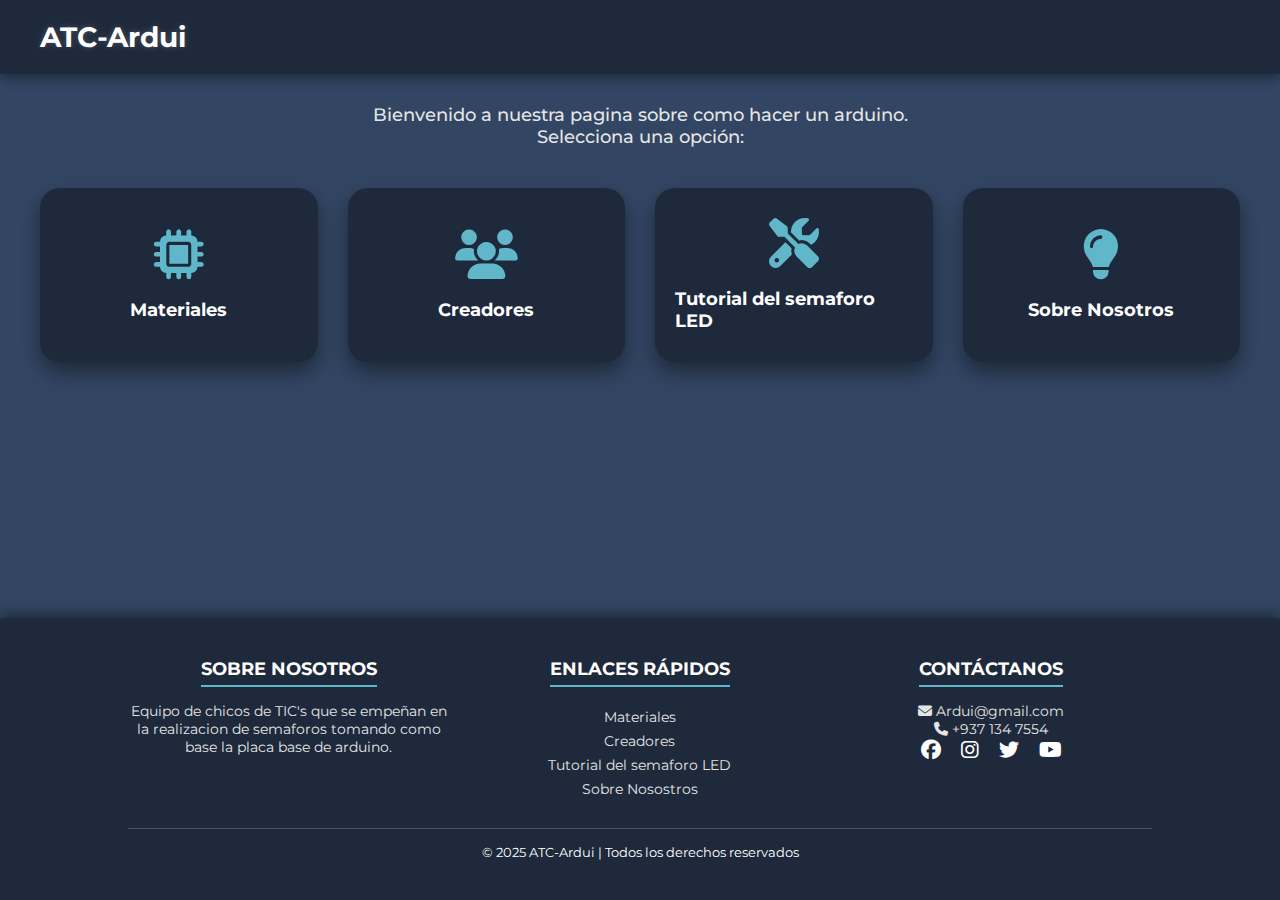
<file: index.html>
<!DOCTYPE html>
<html lang="es">
<head>
    <meta charset="UTF-8">
    <meta name="viewport" content="width=device-width, initial-scale=1.0">
    <title>Pantalla principal - ARDUISHOP</title>

    <link href="https://fonts.googleapis.com/css2?family=Montserrat:wght@500;700&display=swap" rel="stylesheet">
    <link rel="stylesheet" href="https://cdnjs.cloudflare.com/ajax/libs/font-awesome/6.4.0/css/all.min.css">
    <link rel="stylesheet" href="diseño_inicio.css">
</head>

<body>
    <header>
        <h1>ATC-Ardui</h1>
       
    </header>

    <div class="subtitulo">
        Bienvenido a nuestra pagina sobre como hacer un arduino.<br>
        Selecciona una opción:
    </div>

    <main>
        <!-- Sección 1: Materiales del arduino Dann -->
        <a href="2_pagina/3_pagina/4-Materiales/Materiales.html" class="card">
            <i class="fas fa-microchip"></i>
            Materiales
        </a>

        <!-- Sección 2: Creadores y colaboradores de la pagina Angel -->
        <a href="2_pagina/3_pagina/Creadores.html" class="card">
            <i class="fas fa-users"></i>
            Creadores
        </a>

        <!-- Sección 3: Construye tu propio semáforo -->
        <a href="2_pagina/3_pagina/4-Materiales/5_pagina/Tutorial.html" class="card">
            <i class="fas fa-tools"></i>
            Tutorial del semaforo LED
        </a>

        <!-- Sección 4: Sobre el Proyecto -->
        <a href="2_pagina/quines somos.html" class="card">
            <i class="fas fa-lightbulb"></i>
            Sobre Nosotros
        </a>
    </main>

    <footer>
        <div class="footer-contenido">
            <div class="footer-col">
                <h3>Sobre Nosotros</h3>
                <p>Equipo de chicos de TIC's que se empeñan en la realizacion de semaforos tomando como base la placa base de arduino.</p>
            </div>

            <div class="footer-col">
                <h3>Enlaces rápidos</h3>
                <ul>
                    <li><a href="/2_pagina/3_pagina/4-Materiales/Materiales.html">Materiales</a></li>
                    <li><a href="/2_pagina/3_pagina/Creadores.html">Creadores</a></li>
                    <li><a href="/2_pagina/3_pagina/4-Materiales/5_pagina/Tutorial.html">Tutorial del semaforo LED</a></li>
                    <li><a href="/2_pagina/quines somos.html">Sobre Nosostros</a></li>
                </ul>
            </div>

            <div class="footer-col">
                <h3>Contáctanos</h3>
                <p><i class="fas fa-envelope"></i> Ardui@gmail.com</p>
                <p><i class="fas fa-phone"></i> +937 134 7554</p>
                <div class="redes">
                    <a href="#" title="Facebook"><i class="fab fa-facebook"></i></a>
                    <a href="#" title="Instagram"><i class="fab fa-instagram"></i></a>
                    <a href="#" title="Twitter"><i class="fab fa-twitter"></i></a>
                    <a href="#" title="YouTube"><i class="fab fa-youtube"></i></a>
                </div>
            </div>
        </div>

        <div class="footer-copy">
            © 2025 ATC-Ardui | Todos los derechos reservados
        </div>
    </footer>
</body>
</html>
</file>
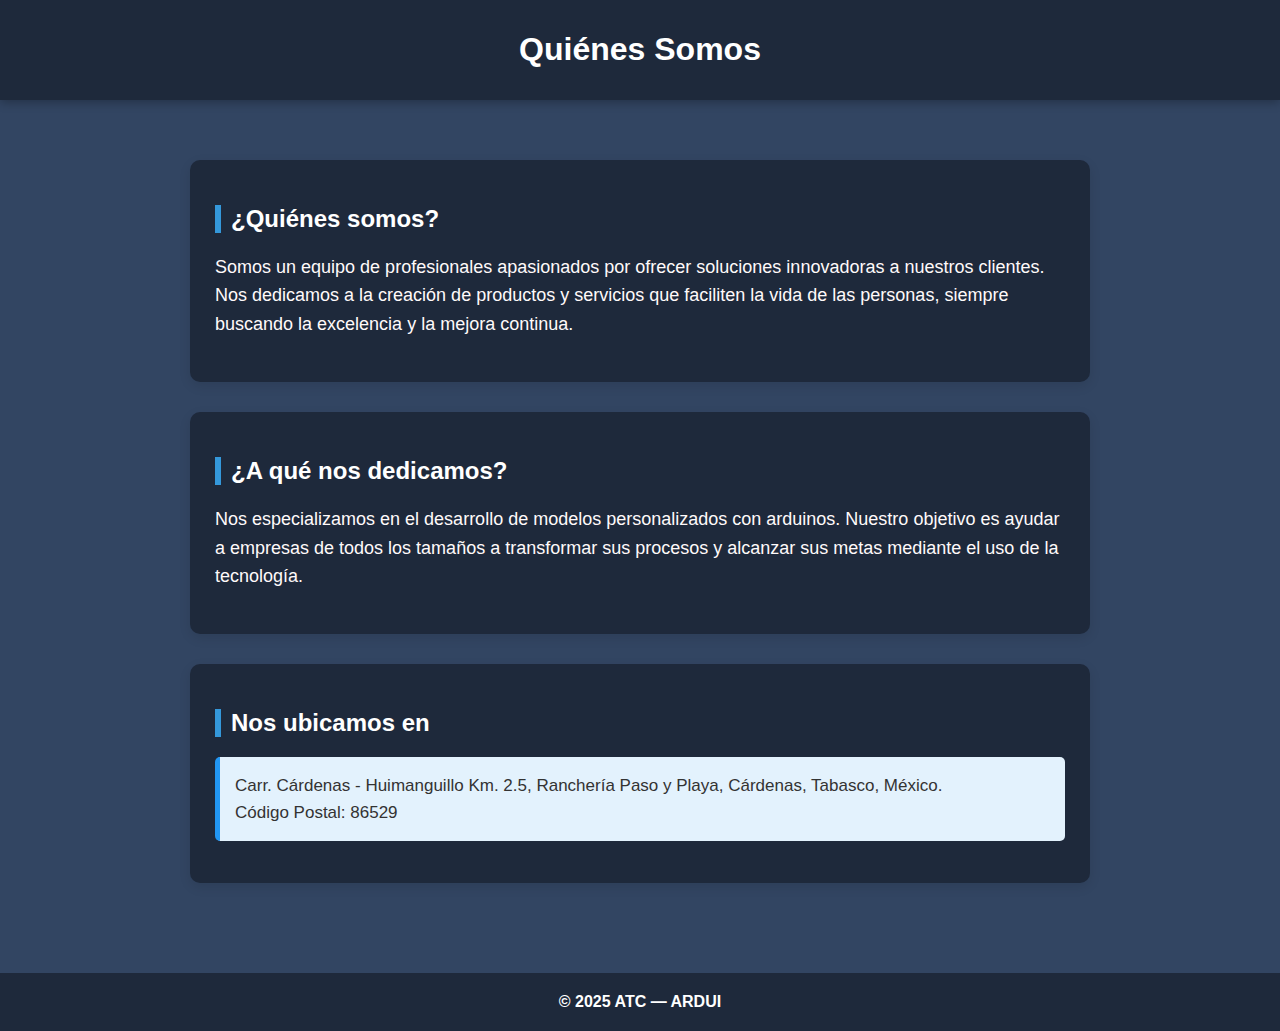
<file: 2_pagina/quines somos.html>
<html lang="es">
<head>
    <meta charset="UTF-8">
    <meta name="viewport" content="width=device-width, initial-scale=1.0">
    <title>Quiénes Somos</title>
    <link rel="stylesheet" href="diseño_nosostros.css">
</head>
<body>

<header>
    <h1>Quiénes Somos</h1>
</header>

<div class="container">
    <div class="section">
        <h2>¿Quiénes somos?</h2>
        <p>Somos un equipo de profesionales apasionados por ofrecer soluciones innovadoras a nuestros clientes. Nos dedicamos a la creación de productos y servicios que faciliten la vida de las personas, siempre buscando la excelencia y la mejora continua.</p>
    </div>

    <div class="section">
        <h2>¿A qué nos dedicamos?</h2>
        <p>Nos especializamos en el desarrollo de modelos personalizados con arduinos. Nuestro objetivo es ayudar a empresas de todos los tamaños a transformar sus procesos y alcanzar sus metas mediante el uso de la tecnología.</p>
    </div>

    <div class="section">
        <h2>Nos ubicamos en</h2>
        <p class="address">
            Carr. Cárdenas - Huimanguillo Km. 2.5, Ranchería Paso y Playa, Cárdenas, Tabasco, México. <br>
            Código Postal: 86529
        </p>
    </div>
</div>

<footer>
    © 2025 ATC — ARDUI
</footer>

</body>
</html>
</file>
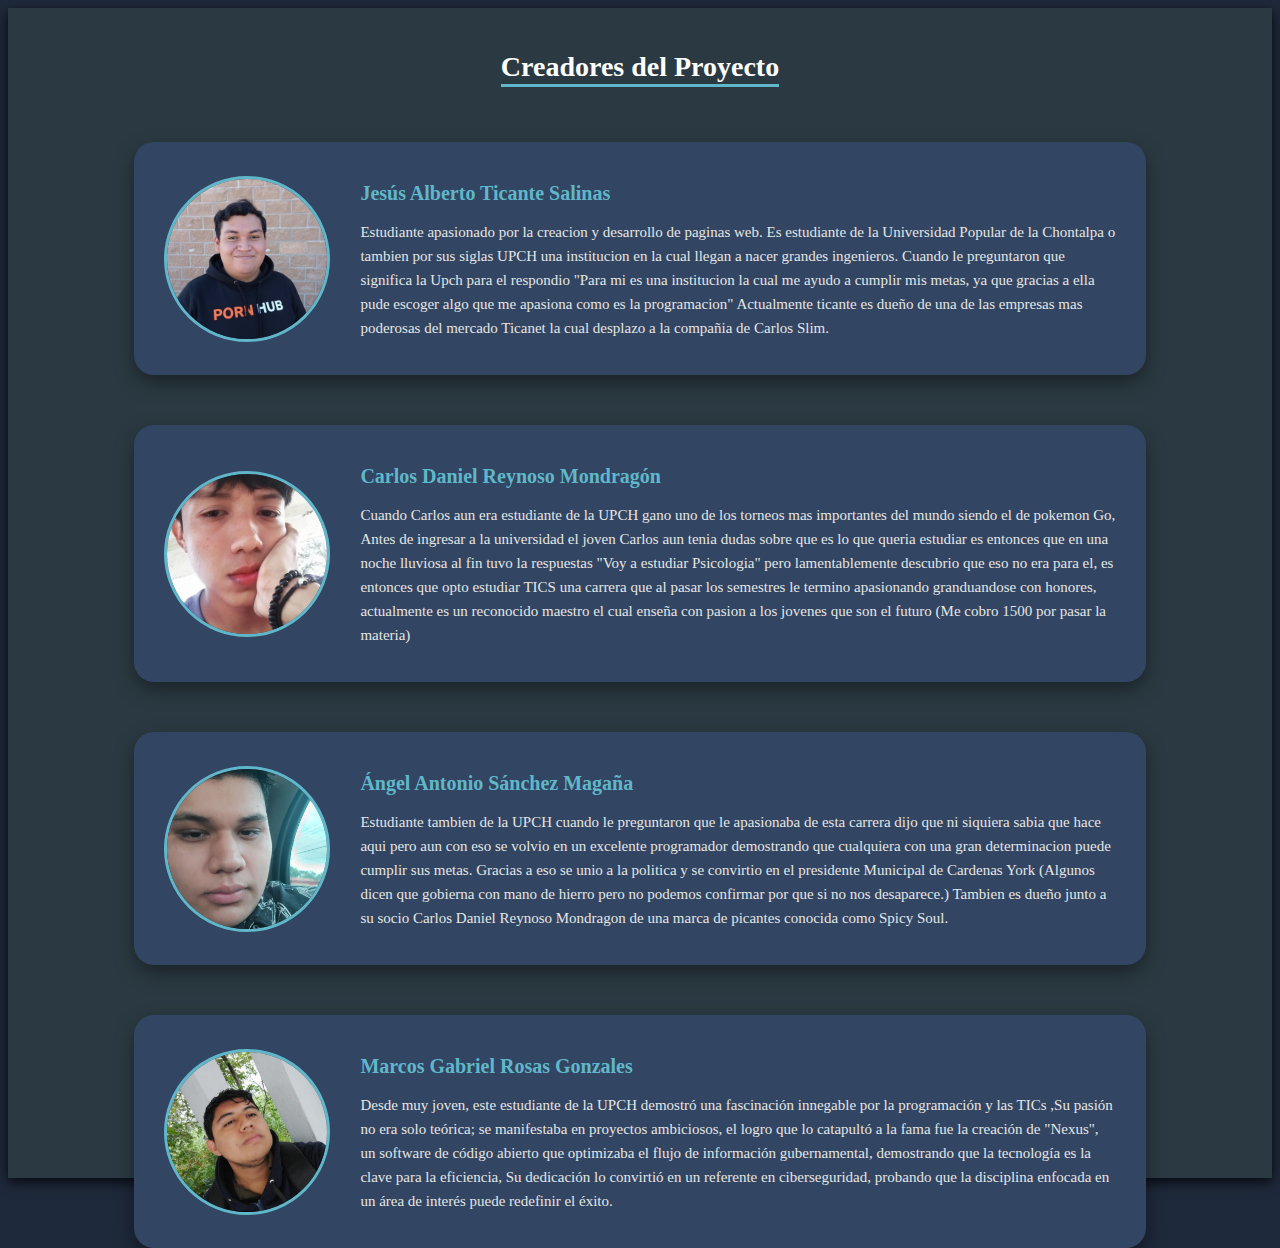
<file: 2_pagina/3_pagina/Creadores.html>
<!DOCTYPE html>
<html lang="en">
<head>
    <meta charset="UTF-8">
    <meta name="viewport" content="width=device-width, initial-scale=1.0">
    <link rel="stylesheet" href="Creadores_Diseño.css">
    <section class="creadores">
  <h2>Creadores del Proyecto</h2>

  <div class="creador">
    <img src="ticante ceo del sexo.jpg" alt="Jesús Alberto Ticante Salinas">
    <div class="info">
      <h3>Jesús Alberto Ticante Salinas</h3>
      <p>Estudiante apasionado por la creacion y desarrollo de paginas web. Es estudiante de la Universidad Popular de la Chontalpa o tambien por sus siglas UPCH una institucion en la cual llegan a nacer grandes ingenieros. Cuando le preguntaron que significa la Upch para el respondio "Para mi es una institucion la cual me ayudo a cumplir mis metas, ya que gracias a ella pude escoger algo que me apasiona como es la programacion" Actualmente ticante es dueño de una de las empresas mas poderosas del mercado Ticanet la cual desplazo a la compañia de Carlos Slim.</p>
    </div>
  </div>

  <div class="creador">
    <img src="Reynoso.jpg" alt="Carlos Daniel Reynoso Mondragón">
    <div class="info">
      <h3>Carlos Daniel Reynoso Mondragón</h3>
      <p>Cuando Carlos aun era estudiante de la UPCH gano uno de los torneos mas importantes del mundo siendo el de pokemon Go, Antes de ingresar a la universidad el joven Carlos aun tenia dudas sobre que es lo que queria estudiar es entonces que en una noche lluviosa al fin tuvo la respuestas "Voy a estudiar Psicologia" pero lamentablemente descubrio que eso no era para el, es entonces que opto estudiar TICS una carrera que al pasar los semestres le termino apasionando granduandose con honores, actualmente es un reconocido maestro el cual enseña con pasion a los jovenes que son el futuro (Me cobro 1500 por pasar la materia)  </p>
    </div>
  </div>

  <div class="creador">
    <img src="Angel.jpg" alt="Ángel Antonio Sánchez Magaña">
    <div class="info">
      <h3>Ángel Antonio Sánchez Magaña</h3>
      <p>Estudiante tambien de la UPCH cuando le preguntaron que le apasionaba de esta carrera dijo que ni siquiera sabia que hace aqui pero aun con eso se volvio en un excelente programador demostrando que cualquiera con una gran determinacion puede cumplir sus metas. Gracias a eso se unio a la politica y se convirtio en el presidente Municipal de Cardenas York (Algunos dicen que gobierna con mano de hierro pero no podemos confirmar por que si no nos desaparece.) Tambien es dueño junto a su socio Carlos Daniel Reynoso Mondragon de una marca de picantes conocida como Spicy Soul.</p>
    </div>
  </div>

  <div class="creador">
    <img src="Marcos.jpeg" alt="Ángel Antonio Sánchez Magaña">
    <div class="info">
      <h3>Marcos Gabriel Rosas Gonzales </h3>
      <p>Desde muy joven, este estudiante de la UPCH demostró una fascinación innegable por la programación y las TICs
        ,Su pasión no era solo teórica; se manifestaba en proyectos ambiciosos, el logro que lo catapultó a la fama fue
         la creación de "Nexus", un software de código abierto que optimizaba el flujo de información gubernamental, 
         demostrando que la tecnología es la clave para la eficiencia, Su dedicación lo convirtió en un referente en 
         ciberseguridad, probando que la disciplina enfocada en un área de interés puede redefinir el éxito.</p>
    </div>
  </div>

</section>
</file>
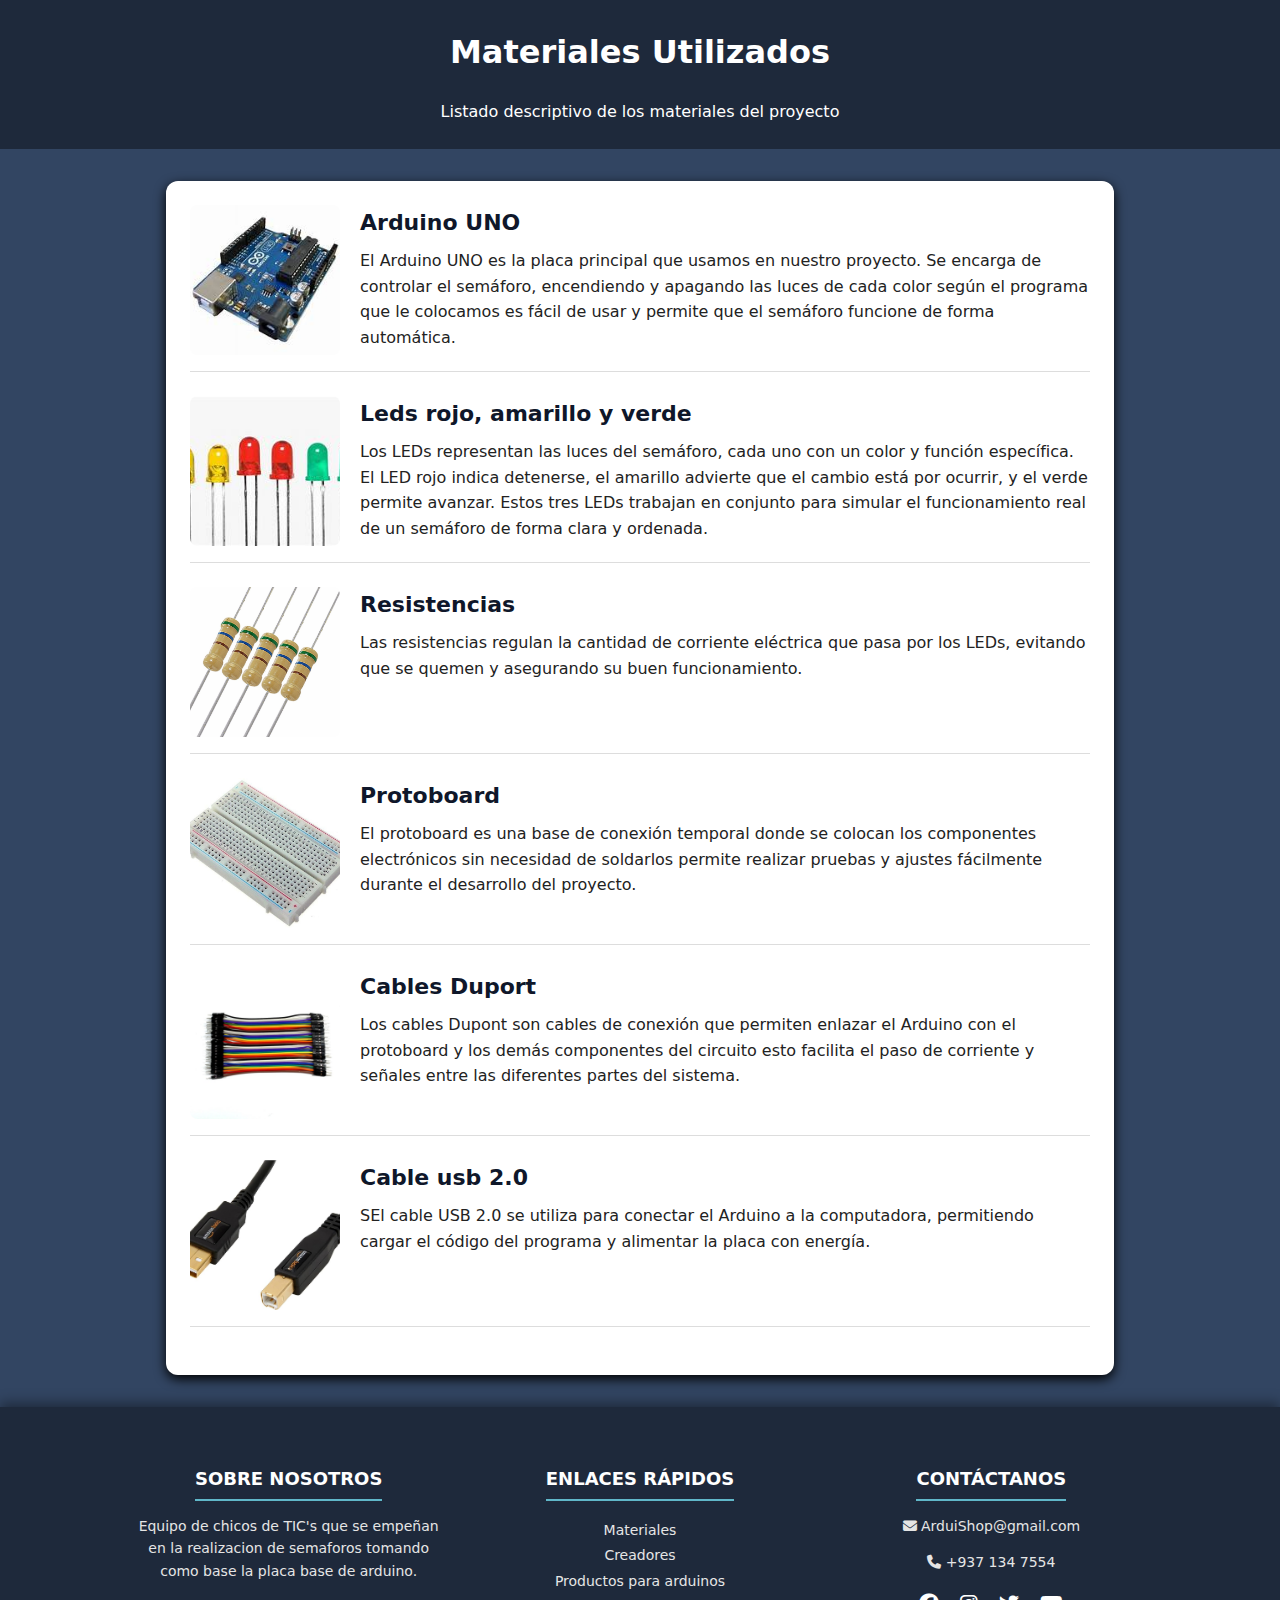
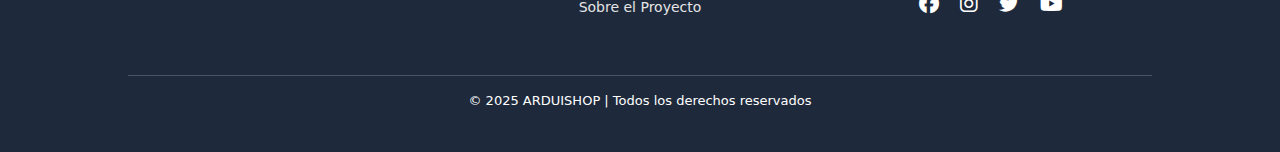
<file: 2_pagina/3_pagina/4-Materiales/Materiales.html>
<!doctype html>
<html lang="es">
<head>
  <meta charset="utf-8" />
  <meta name="viewport" content="width=device-width, initial-scale=1" />
  <title>Materiales del Proyecto</title>
<link rel="stylesheet" href="materiales.css">
<link href="https://fonts.googleapis.com/css2?family=Montserrat:wght@500;700&display=swap" rel="stylesheet">
    <link rel="stylesheet" href="https://cdnjs.cloudflare.com/ajax/libs/font-awesome/6.4.0/css/all.min.css">
</head>
<body>
  <header>
    <h1>Materiales Utilizados</h1>
    <p>Listado descriptivo de los materiales del proyecto</p>
  </header>

  <div class="container">

    <div class="material">
      <img src="arduino.jpg" alt="Imagen del material" class="img-material">
      <div class="texto">
        <h2>Arduino UNO</h2>
        <p>El Arduino UNO es la placa principal que usamos en nuestro proyecto.
          Se encarga de controlar el semáforo, encendiendo y apagando las luces de cada color según el programa que
          le colocamos es fácil de usar y permite que el semáforo funcione de forma automática.</p>
      </div>
    </div>

    <div class="material">
      <img src="leds.jpg" alt="Imagen del material" class="img-material">
      <div class="texto">
        <h2>Leds rojo, amarillo y verde</h2>
        <p>Los LEDs representan las luces del semáforo, cada uno con un color y función específica.
            El LED rojo indica detenerse, el amarillo advierte que el cambio está por ocurrir, y el verde permite avanzar.
            Estos tres LEDs trabajan en conjunto para simular el funcionamiento real de un semáforo de forma clara y ordenada.</p>
      </div>
    </div>

    <div class="material">
      <img src="resistencia.jpg" alt="Imagen del material" class="img-material">
      <div class="texto">
        <h2>Resistencias</h2>
        <p>Las resistencias regulan la cantidad de corriente eléctrica que pasa por
           los LEDs, evitando que se quemen y asegurando su buen funcionamiento.</p>
      </div>
    </div>

    <div class="material">
      <img src="proto.jpg" alt="Imagen del material" class="img-material">
      <div class="texto">
        <h2>Protoboard</h2>
        <p>El protoboard es una base de conexión temporal donde se colocan los componentes electrónicos sin necesidad 
          de soldarlos permite realizar pruebas y ajustes fácilmente durante el desarrollo del proyecto.</p>
      </div>
    </div>

    <div class="material">
      <img src="cables proto.jpg" alt="Imagen del material" class="img-material">
      <div class="texto">
        <h2>Cables Duport</h2>
        <p>Los cables Dupont son cables de conexión que permiten enlazar el Arduino con el protoboard y los demás
          componentes del circuito esto facilita el paso de corriente y señales entre las diferentes partes del sistema.</p>
      </div>
    </div>

   <div class="material">
      <img src="cable usb nose.jpg" alt="Imagen del material" class="img-material">
      <div class="texto">
        <h2>Cable usb 2.0</h2>
        <p>SEl cable USB 2.0 se utiliza para conectar el Arduino a la computadora, permitiendo cargar el código del 
          programa y alimentar la placa con energía.</p>
      </div>
    </div>

  </div>



<footer>
        <div class="footer-contenido">
            <div class="footer-col">
                <h3>Sobre Nosotros</h3>
                <p>Equipo de chicos de TIC's que se empeñan en la realizacion de semaforos tomando como base la placa base de arduino.</p>
            </div>

            <div class="footer-col">
                <h3>Enlaces rápidos</h3>
                <ul>
                    <li><a href="/2_pagina/3_pagina/4-Materiales/Materiales.html">Materiales</a></li>
                    <li><a href="/2_pagina/3_pagina/Creadores.html">Creadores</a></li>
                    <li><a href="tutorial.html">Productos para arduinos</a></li>
                    <li><a href="sobre_proyecto.html">Sobre el Proyecto</a></li>
                </ul>
            </div>

            <div class="footer-col">
                <h3>Contáctanos</h3>
                <p><i class="fas fa-envelope"></i> ArduiShop@gmail.com</p>
                <p><i class="fas fa-phone"></i> +937 134 7554</p>
                <div class="redes">
                    <a href="#" title="Facebook"><i class="fab fa-facebook"></i></a>
                    <a href="#" title="Instagram"><i class="fab fa-instagram"></i></a>
                    <a href="#" title="Twitter"><i class="fab fa-twitter"></i></a>
                    <a href="#" title="YouTube"><i class="fab fa-youtube"></i></a>
                </div>
            </div>
        </div>

        <div class="footer-copy">
            © 2025 ARDUISHOP | Todos los derechos reservados
        </div>
    </footer>

















</body>
</html>
</file>
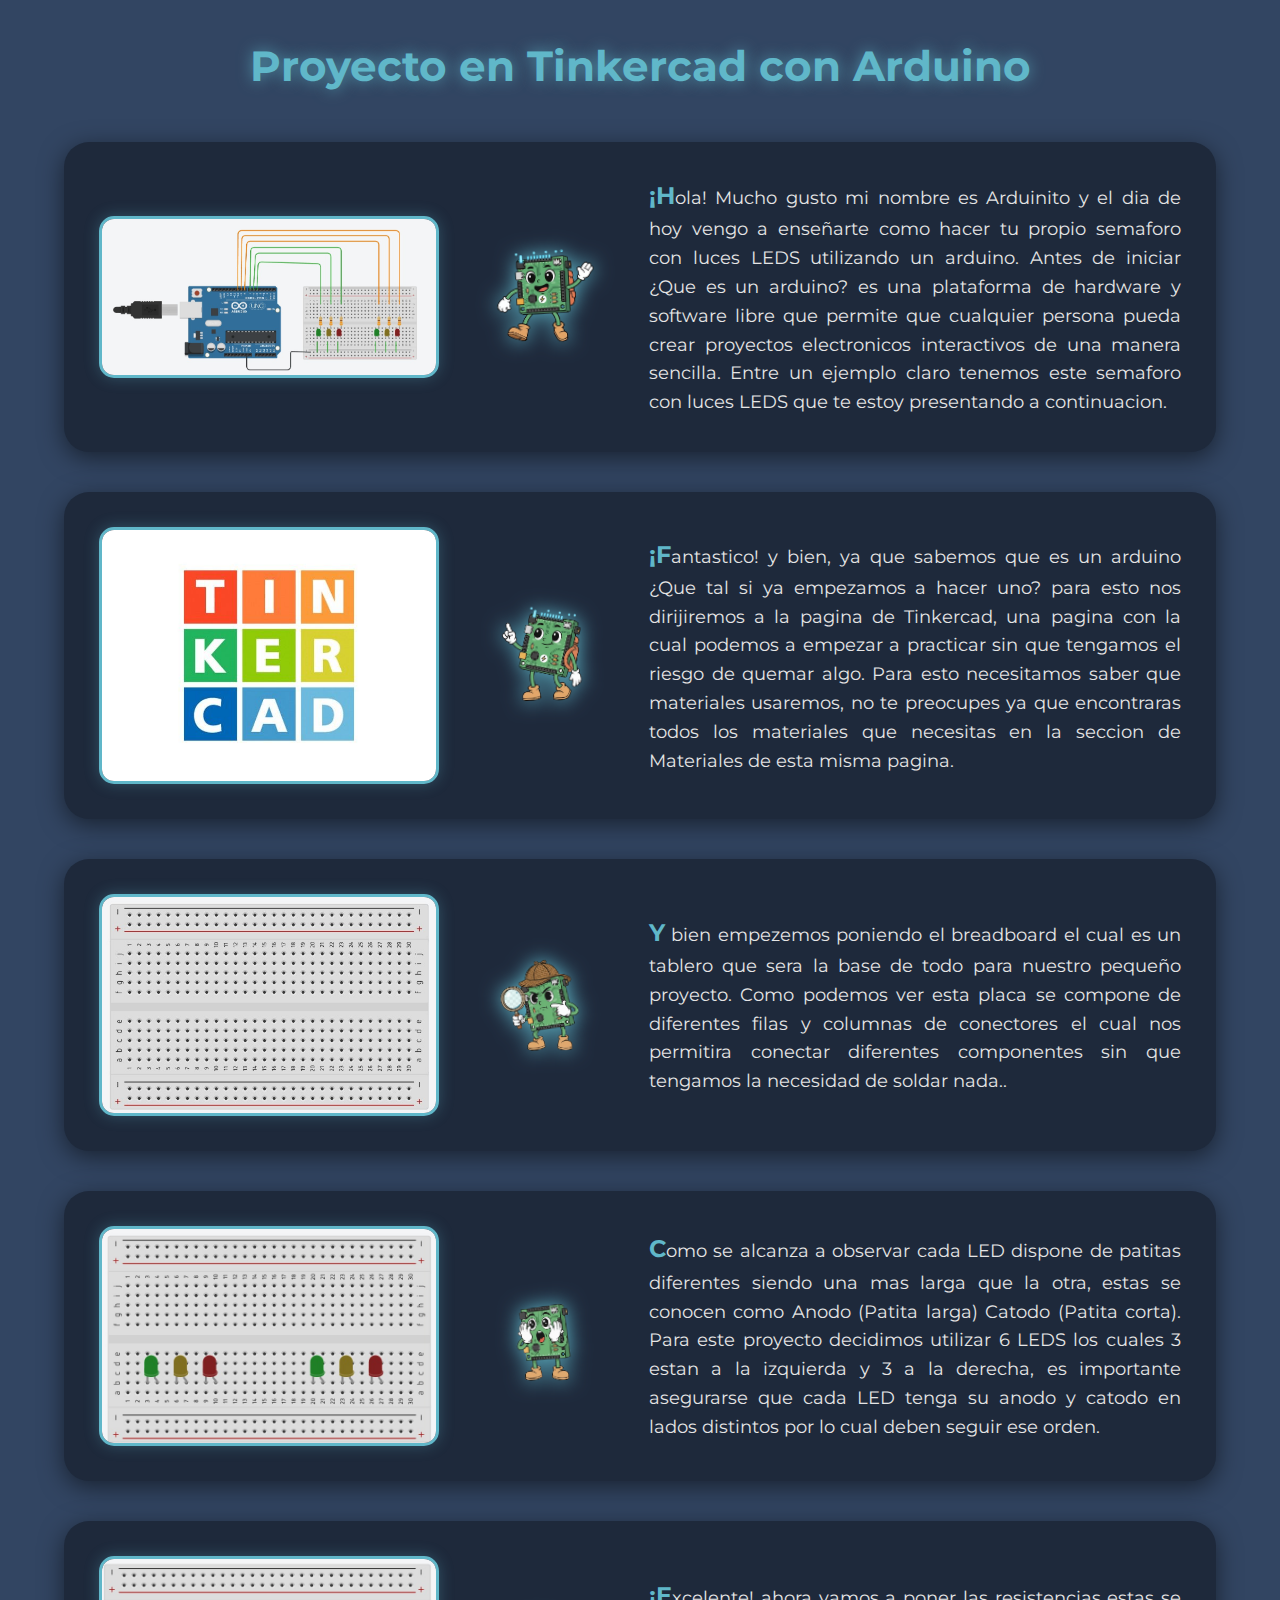
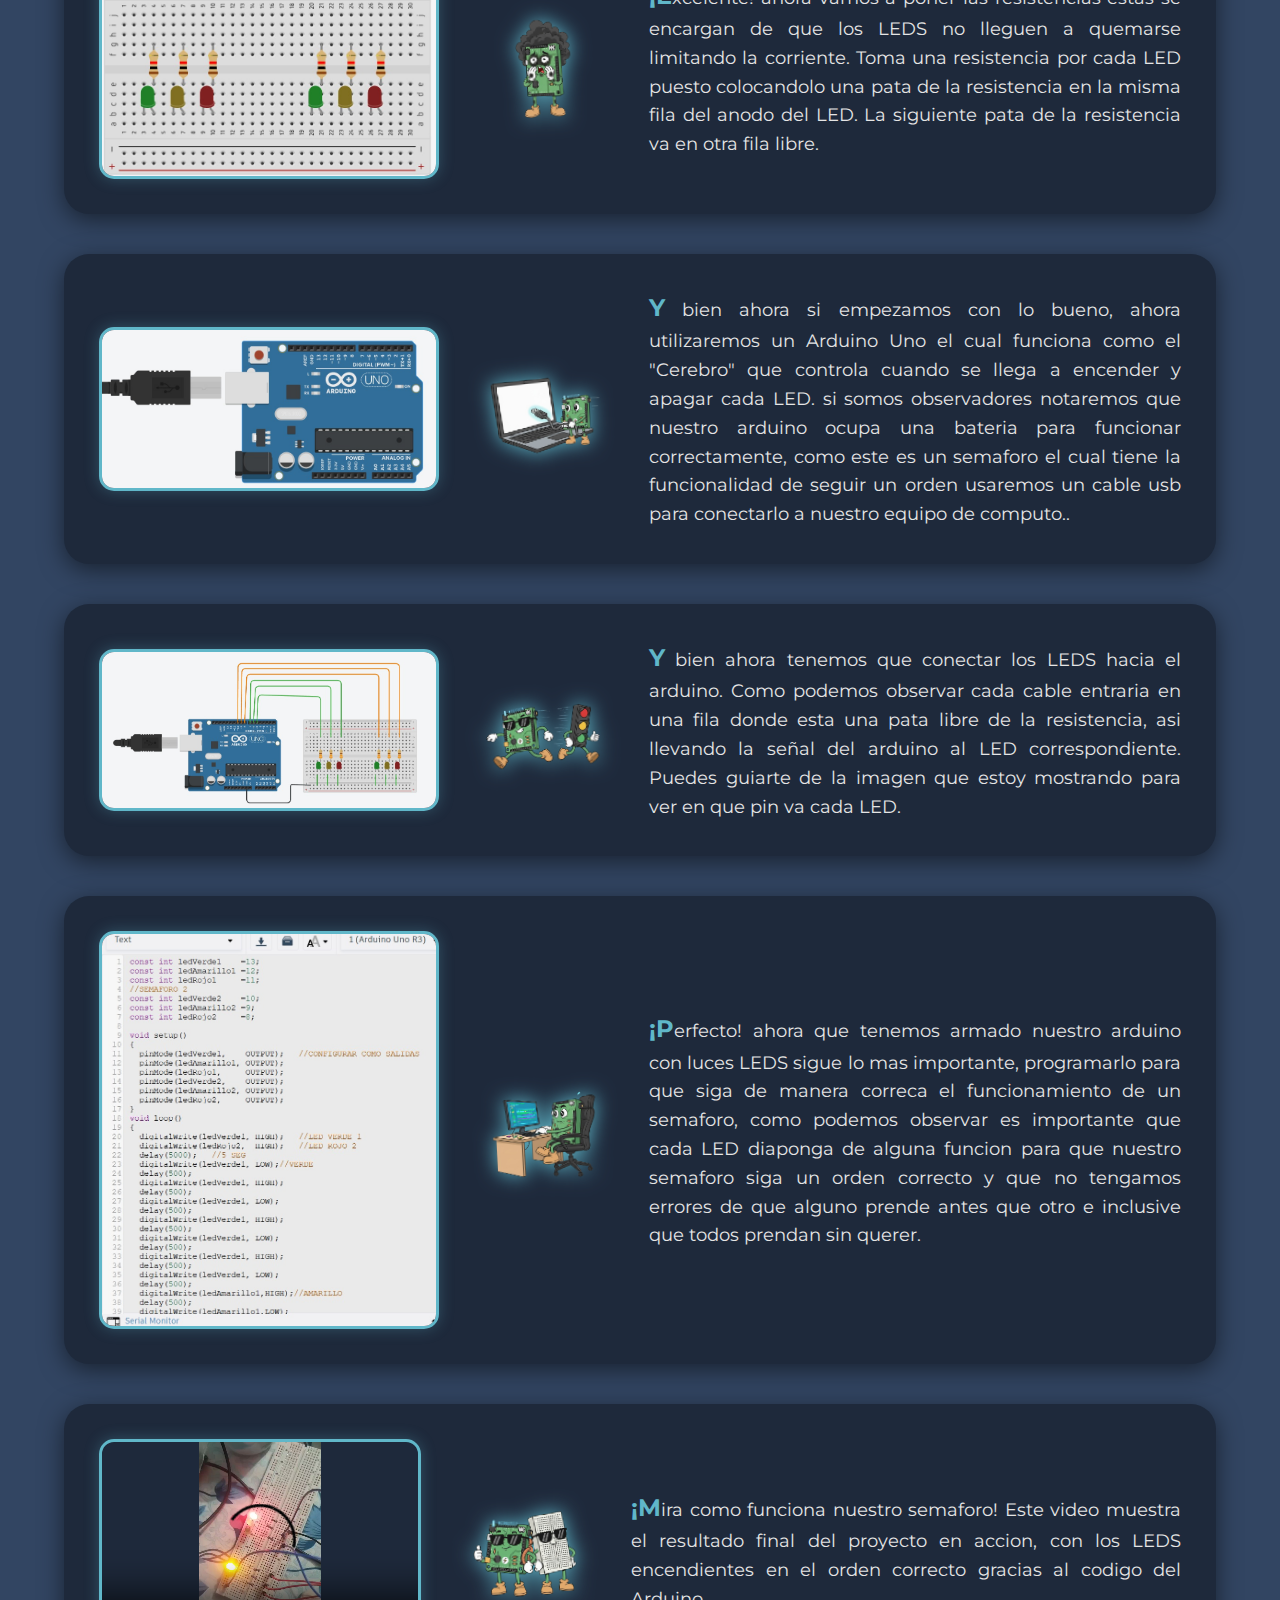
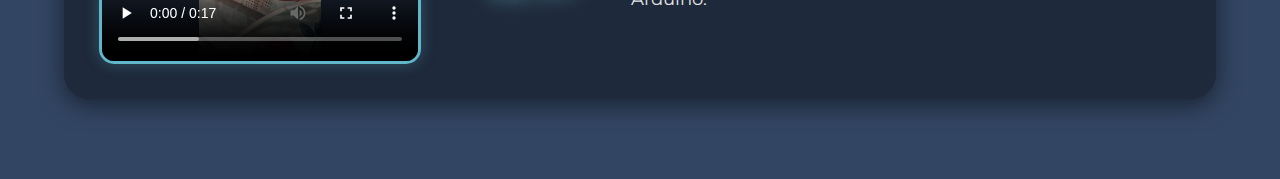
<file: 2_pagina/3_pagina/4-Materiales/5_pagina/Tutorial.html>
<!DOCTYPE html>
<html lang="es">
<head>
    <meta charset="UTF-8">
    <meta name="viewport" content="width=device-width, initial-scale=1.0">
    <title>Proyecto Arduino - ARDUISHOP</title>

    <link href="https://fonts.googleapis.com/css2?family=Montserrat:wght@500;700&display=swap" rel="stylesheet">
    <link rel="stylesheet" href="https://cdnjs.cloudflare.com/ajax/libs/font-awesome/6.4.0/css/all.min.css">
    <link rel="stylesheet" href="turorial.css">
       
</head>

<body>
    <h1>Proyecto en Tinkercad con Arduino</h1>

    <div class="bloque">
        <img src="captura 1.jpg" alt="Captura 1" class="captura">
        <img src="arduinito-removebg-preview.png" alt="Arduinito" class="arduinito">
        <div class="texto">
            <p>¡Hola! Mucho gusto mi nombre es Arduinito y el dia de hoy vengo a enseñarte como hacer tu propio semaforo con luces LEDS utilizando un arduino. Antes de iniciar ¿Que es un arduino? es una plataforma de hardware y software libre que permite que cualquier persona pueda crear proyectos electronicos interactivos de una manera sencilla. Entre un ejemplo claro tenemos este semaforo con luces LEDS que te estoy presentando a continuacion.</p>
        </div>
    </div>

    <div class="bloque">
        <img src="Tinkercad Upload by tinkercadsupport on Thingiverse - Thingiverse.jpeg" alt="Captura 2" class="captura">
        <img src="arduinito 2.png" alt="Arduinito" class="arduinito">
        <div class="texto">
            <p>¡Fantastico! y bien, ya que sabemos que es un arduino ¿Que tal si ya empezamos a hacer uno? para esto nos dirijiremos a la pagina de Tinkercad, una pagina con la cual podemos a empezar a practicar sin que tengamos el riesgo de quemar algo. Para esto necesitamos saber que materiales usaremos, no te preocupes ya que encontraras todos los materiales que necesitas en la seccion de Materiales de esta misma pagina.</p>
        </div>
    </div>

    <div class="bloque">
        <img src="captura 3.jpg" alt="Captura 3" class="captura">
        <img src="investigadordeishon.png" alt="Arduinito" class="arduinito">
        <div class="texto">
            <p>Y bien empezemos poniendo el breadboard el cual es un tablero que sera la base de todo para nuestro pequeño proyecto. Como podemos ver esta placa se compone de diferentes filas y columnas de conectores el cual nos permitira conectar diferentes componentes sin que tengamos la necesidad de soldar nada..</p>
        </div>
    </div>

    <div class="bloque">
        <img src="captura 4.jpg" alt="Captura 4" class="captura">
        <img src="asombrado.png" alt="Arduinito" class="arduinito">
        <div class="texto">
            <p>Como se alcanza a observar cada LED dispone de patitas diferentes siendo una mas larga que la otra, estas se conocen como Anodo (Patita larga) Catodo (Patita corta). Para este proyecto decidimos utilizar 6 LEDS los cuales 3 estan a la izquierda y 3 a la derecha, es importante asegurarse que cada LED tenga su anodo y catodo en lados distintos por lo cual deben seguir ese orden. </p>
        </div>
    </div>

    <div class="bloque">
        <img src="captura 5.jpg" alt="captura 5" class="captura">
        <img src="explosivo.png" alt="Arduinito" class="arduinito">
        <div class="texto">
            <p>¡Excelente! ahora vamos a poner las resistencias estas se encargan de que los LEDS no lleguen a quemarse limitando la corriente. Toma una resistencia por cada LED puesto colocandolo una pata de la resistencia en la misma fila del anodo del LED. La siguiente pata de la resistencia va en otra fila libre.</p>
        </div>
    </div>

    <div class="bloque">
        <img src="captura 6.jpg" alt="Captura 6" class="captura">
        <img src="usb.png" alt="Arduinito" class="arduinito">
        <div class="texto">
            <p>Y bien ahora si empezamos con lo bueno, ahora utilizaremos un Arduino Uno el cual funciona como el "Cerebro" que controla cuando se llega a encender y apagar cada LED. si somos observadores notaremos que nuestro arduino ocupa una bateria para funcionar correctamente, como este es un semaforo el cual tiene la funcionalidad de seguir un orden usaremos un cable usb para conectarlo a nuestro equipo de computo..</p>
        </div>
    </div>

    <div class="bloque">
        <img src="captura 1.jpg" alt="Captura 7" class="captura">
        <img src="Imagen_de_WhatsApp_2025-11-12_a_las_23.45.52_8ada70f2-removebg-preview.png" alt="Arduinito" class="arduinito">
        <div class="texto">
            <p>Y bien ahora tenemos que conectar los LEDS hacia el arduino. Como podemos observar cada cable entraria en una fila donde esta una pata libre de la resistencia, asi llevando la señal del arduino al LED correspondiente. Puedes guiarte de la imagen que estoy mostrando para ver en que pin va cada LED.</p>
        </div>
    </div>

     <div class="bloque">
        <img src="code.jpg" alt="Captura 8" class="captura">
        <img src="ardui chambeador.png" alt="Arduinito" class="arduinito">
        <div class="texto">
        <p>¡Perfecto! ahora que tenemos armado nuestro arduino con luces LEDS sigue lo mas importante, programarlo para que siga de manera correca el funcionamiento de un semaforo, como podemos observar es importante que cada LED diaponga de alguna funcion para que nuestro semaforo siga un orden correcto y que no tengamos errores de que alguno prende antes que otro e inclusive que todos prendan sin querer.</p>
        </div>
     </div>

          <div class="bloque">
        <video width="400" height="225"
        controls class="captura">
        <source src="video.mp4" type="video/mp4"></video>
        <img src="ardui y su amigo.png" alt="Arduinito" class="arduinito">
        <div class="texto">
        <p>¡Mira como funciona nuestro semaforo! Este video muestra el resultado final del proyecto en accion, con los LEDS encendientes en el orden correcto gracias al codigo del Arduino.</p>
        </div>
     </div>
</body>
</html>
</file>
<file: diseño_inicio.css>
* {margin:0; padding:0; box-sizing:border-box;}

body {
    font-family:'Montserrat', sans-serif;
    overflow-x:hidden;
    background:#324562;
    color:white;
    min-height:100vh; 
    display:flex;
    flex-direction:column;
}

header {
    background:#1e293b;
    color:white;
    padding:20px 40px;
    display:flex;
    justify-content:space-between;
    align-items:center;
    box-shadow:0 4px 12px rgba(0,0,0,0.4);
    position:relative; 
    z-index:1;
}
header h1 {
    font-size:28px;
    text-shadow:0 0 6px rgba(255,255,255,0.2);
}
header a {
    background-color:#c75454;
    padding:10px 20px;
    border-radius:10px;
    text-decoration:none;
    color:white;
    font-weight:700;
    transition:0.3s;
}
header a:hover {background-color:#a63e3e;}


.subtitulo {
    text-align:center;
    color:#e5e5e5;
    margin:30px 0 40px;
    font-size:18px;
    font-weight:500;
}

main {
    display:grid;
    grid-template-columns: repeat(auto-fit, minmax(200px,1fr));
    gap:30px;
    padding:0 40px 100px;
}

.card {
    background:#1e293b;
    border-radius:20px;
    box-shadow:0 10px 20px rgba(0,0,0,0.4);
    display:flex;
    flex-direction:column;
    justify-content:center;
    align-items:center;
    padding:30px 20px;
    text-decoration:none;
    color:white;
    font-weight:700;
    font-size:18px;
    transition:0.4s;
    position:relative;
    overflow:hidden;
}
.card:hover {
    transform: translateY(-10px) scale(1.05);
    background: linear-gradient(135deg,#267583,#329db6,#1a757f);
    box-shadow:0 15px 30px rgba(0,0,0,0.6);
}
.card i {
    font-size:50px;
    margin-bottom:20px;
    color:#60b7c9;
    transition:0.4s;
}
.card:hover i {
    color:white;
}


footer {
    background:#1e293b;
    color:white;
    padding:40px 10%;
    box-shadow:0 -4px 12px rgba(0,0,0,0.4);
    margin-top: auto;
}
.footer-contenido {
    display:grid;
    grid-template-columns: repeat(auto-fit, minmax(250px,1fr));
    gap:30px;
    text-align:center;
}
.footer-col h3 {
    margin-bottom:15px;
    font-size:18px;
    text-transform:uppercase;
    border-bottom:2px solid #60b7c9;
    display:inline-block;
    padding-bottom:5px;
}
.footer-col p, 
.footer-col a {
    font-size:14px;
    color:#e5e5e5;
    text-decoration:none;
}
.footer-col a:hover {
    color:#60b7c9;
    text-shadow:0 0 10px #60b7c9;
}
.footer-col ul {list-style:none; padding:0;}
.footer-col li {margin:5px 0;}

.redes a {
    color:white;
    margin:0 8px;
    font-size:20px;
    transition:0.3s;
}
.redes a:hover {
    color:#60b7c9;
    text-shadow:0 0 10px #60b7c9;
}
.footer-copy {
    text-align:center;
    font-size:13px;
    margin-top:25px;
    border-top:1px solid rgba(255,255,255,0.2);
    padding-top:15px;
}
</file>
<file: 2_pagina/diseño_nosostros.css>
body {
            font-family: 'Segoe UI', Tahoma, Geneva, Verdana, sans-serif;
            background:#324562;
            margin: 0;
            padding: 0;
        }

        header {
            background:#1e293b;
            color: white;
            padding: 10px;
            text-align: center;
            box-shadow: 0 2px 10px rgba(0,0,0,0.3);
        }

        .container {
            max-width: 900px;
            margin: 40px auto;
            padding: 20px;
        }

        .section {
            background:#1e293b;
            padding: 25px;
            margin-bottom: 30px;
            border-radius: 10px;
            box-shadow: 0 4px 12px rgba(0,0,0,0.1);
            transition: transform 0.3s ease, box-shadow 0.3s ease;
        }

        .section:hover {
            transform: translateY(-5px);
            box-shadow: 0 8px 20px rgba(0,0,0,0.8);
        }

        h2 {
            color: #ffffff;
            border-left: 6px solid #3498db;
            padding-left: 10px;
        }

        p {
            font-size: 18px;
            line-height: 1.6;
            color: #fffafa;
        }

        .address {
            background-color: #e3f2fd;
            border-left: 5px solid #2196f3;
            padding: 15px;
            border-radius: 5px;
            font-size: 17px;
            color: #333;
        }

        footer {
            
            text-align: center;
            padding: 20px;
            background:#1e293b;
            color: white;
            margin-top: 40px;
            font-weight: 700;
        }
</file>
<file: 2_pagina/3_pagina/Creadores_Diseño.css>
body {background:#1e293b;;}


.creadores {
    padding: 60px 10%;
    background-color: #2b3a42; 
    color: white;
    text-align: center;
     box-shadow:0 4px 12px rgba(0,0,0,0.8);
    height: 1050px;
}

.creadores h2 {
    font-size: 28px;
    margin-bottom: 40px;
    border-bottom: 3px solid #60b7c9;
    display: inline-block;
    padding-bottom: 1px;
    position: relative; bottom: 40px;
}

.creador {
    display: flex;
    align-items: center;
    gap: 30px;
    margin-bottom: 50px;
    background: #324562;
    border-radius: 20px;
    box-shadow: 0 8px 20px rgba(0,0,0,0.4);
    padding: 20px 30px;
    position: relative; bottom: 25px;
}

.creador img {
    width: 160px;
    height: 160px;
    object-fit: cover;
    border-radius: 50%;
    border: 3px solid #60b7c9;
}

.creador .info {
    text-align: left;
    flex: 1;
}

.creador .info h3 {
    font-size: 20px;
    color: #60b7c9;
    margin-bottom: 10px;
}

.creador .info p {
    font-size: 15px;
    line-height: 1.6;
    color: #e5e5e5;
}

/* Responsive */
@media (max-width: 768px) {
    .creador {
        flex-direction: column;
        text-align: center;
    }
    .creador .info {
        text-align: center;
    }
}
</file>
<file: 2_pagina/3_pagina/4-Materiales/materiales.css>
body{
      margin:0;
      font-family: system-ui, sans-serif;
    background:#324562;
      color:#222;
      line-height:1.6;
    }
    header{
    background:#1e293b;
      color:white;
      padding:32px 16px;
      text-align:center;
      height: 85px;
    }
    h1{ margin:0; font-size:32px; position: relative; bottom: 5px; }
    
    .container{
      max-width:900px;
      margin:32px auto;
      background:white;
      padding:24px;
      border-radius:12px;
      box-shadow:0 4px 12px rgba(0,0,0,6);
    }
    .material{
      display:flex;
      gap:20px;
      margin-bottom:24px;
      padding-bottom:16px;
      border-bottom:1px solid #ddd;
      align-items:flex-start;
    }
    .material img{
      width:150px;
      height:150px;
      object-fit:cover;
      border-radius:8px;
      background:#ddd;
    }
    .material .texto{
      flex:1;
    }
    .material h2{
      margin:0 0 8px;
      font-size:22px;
      color:#0f172a;
    }
    .material p{
      margin:4px 0 0;
    }


footer {
    background:#1e293b;
    color:white;
    padding:40px 10%;
    box-shadow:0 -4px 12px rgba(0,0,0,0.4);
    margin-top: auto;
}
.footer-contenido {
    display:grid;
    grid-template-columns: repeat(auto-fit, minmax(250px,1fr));
    gap:30px;
    text-align:center;
}
.footer-col h3 {
    margin-bottom:15px;
    font-size:18px;
    text-transform:uppercase;
    border-bottom:2px solid #60b7c9;
    display:inline-block;
    padding-bottom:5px;
}
.footer-col p, 
.footer-col a {
    font-size:14px;
    color:#e5e5e5;
    text-decoration:none;
    position: relative; bottom: 15px;
}
.footer-col a:hover {
    color:#60b7c9;
    text-shadow:0 0 10px #60b7c9;
}
.footer-col ul {list-style:none; padding:0;}


.redes a {
    color:white;
    margin:0 8px;
    font-size:20px;
    transition:0.3s;
}
.redes a:hover {
    color:#60b7c9;
    text-shadow:0 0 10px #60b7c9;
}
.footer-copy {
    text-align:center;
    font-size:13px;
    margin-top:25px;
    border-top:1px solid rgba(255,255,255,0.2);
    padding-top:15px;
}
</file>
<file: 2_pagina/3_pagina/4-Materiales/5_pagina/turorial.css>
* {margin:0; padding:0; box-sizing:border-box;}

        body {
            font-family:'Montserrat', sans-serif;
            background:#324562;
            color:white;
            padding:40px 5%;
        }

        h1 {
            text-align:center;
            margin-bottom:50px;
            color:#60b7c9;
            text-shadow:0 0 15px rgba(96,183,201,0.7);
            font-size:42px;
        }

        .bloque {
            display:flex;
            align-items:center;
            justify-content:center;
            gap:40px;
            background:#1e293b;
            border-radius:25px;
            box-shadow:0 6px 25px rgba(0,0,0,0.5);
            padding:35px;
            margin-bottom:40px;
            transition:0.3s ease;
        }

        .bloque:hover {
            transform: scale(1.03);
            box-shadow:0 0 30px rgba(96,183,201,0.6);
        }

        .captura {
            width:340px;
            border-radius:15px;
            border:3px solid #60b7c9;
            box-shadow:0 0 15px rgba(96,183,201,0.3);
        }

        .arduinito {
            width:130px;
            filter: drop-shadow(0 0 10px #60b7c9);
            transform:rotate(-3deg);
        }

        .texto {
            max-width:550px;
            font-size:18px;
            color:#e5e5e5;
            text-align:justify;
            line-height:1.6;
        }

        .texto p::first-letter {
            color:#60b7c9;
            font-size:24px;
            font-weight:bold;
        }

        @media (max-width: 850px) {
            .bloque {
                flex-direction:column;
                text-align:center;
            }

            .captura {
                width:90%;
            }

            .arduinito {
                width:100px;
            }

            .texto {
                max-width:100%;
                font-size:16px;
            }
        }
</file>
